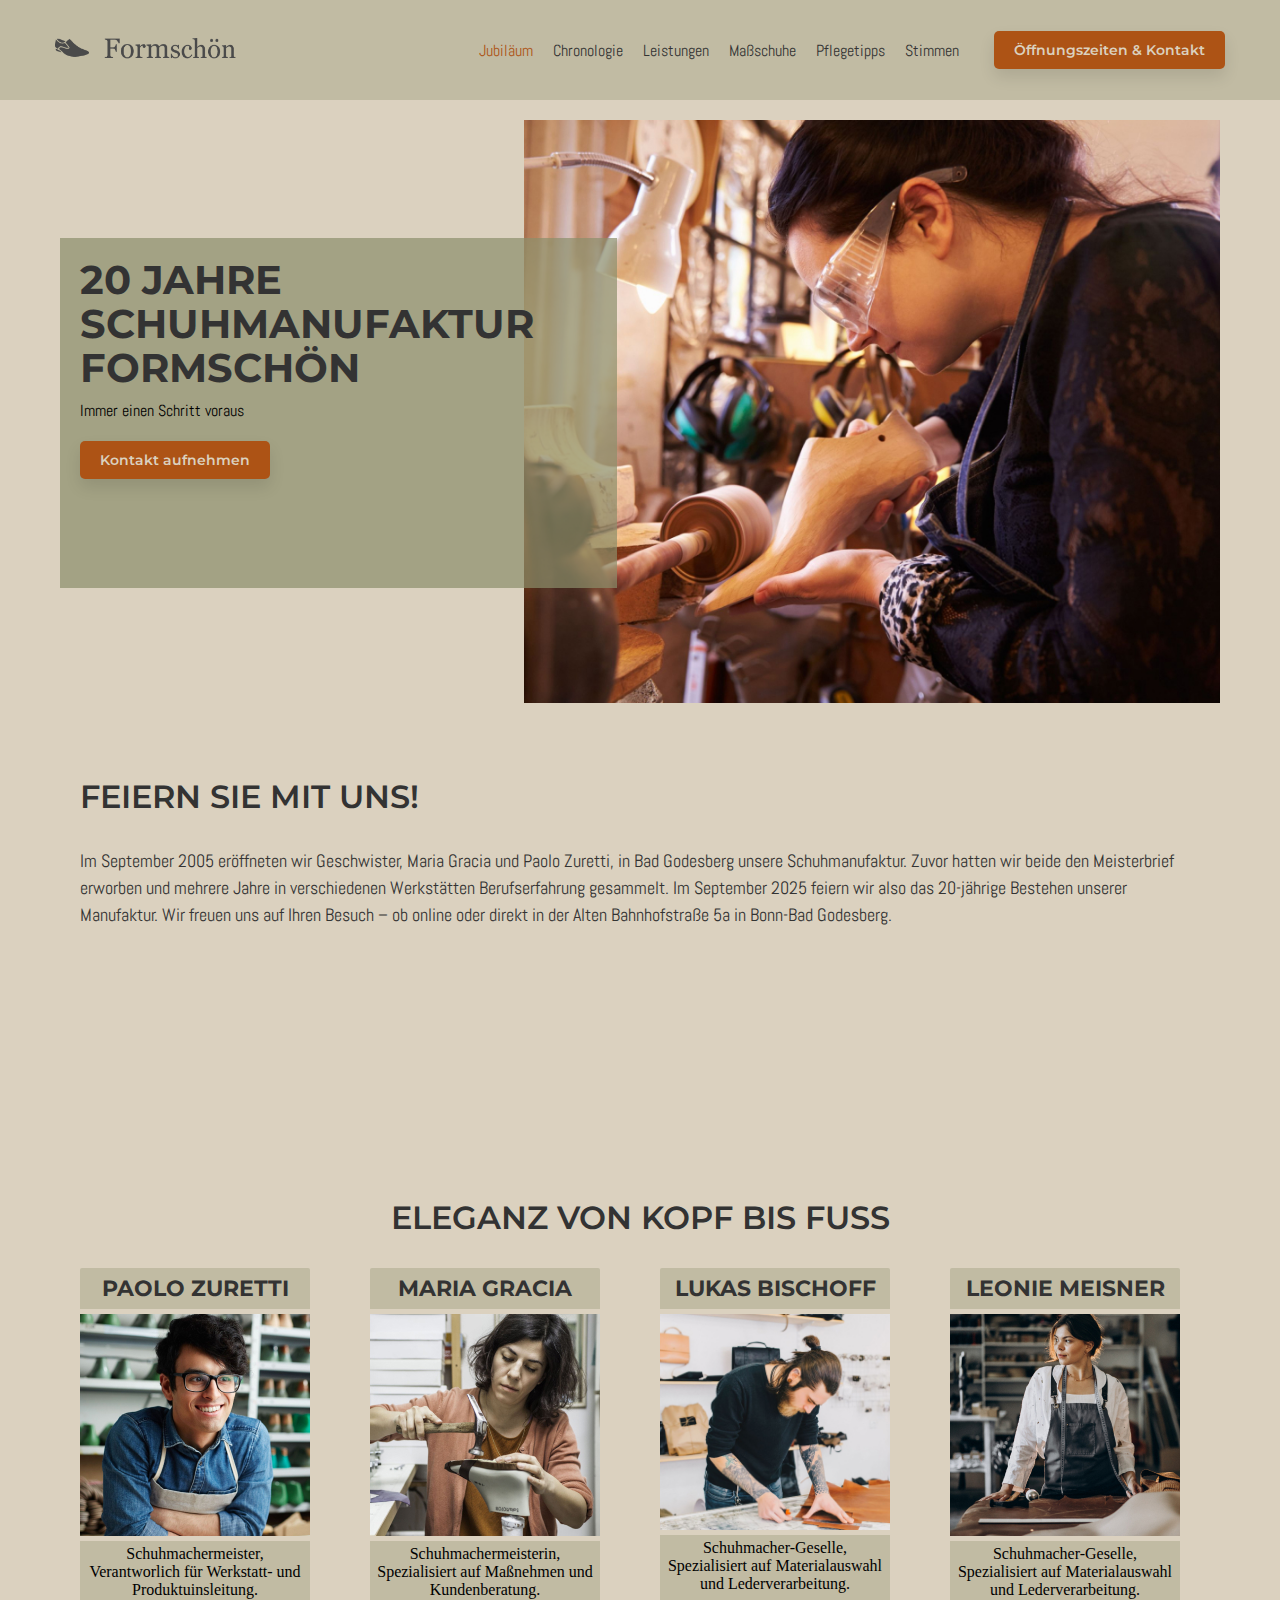
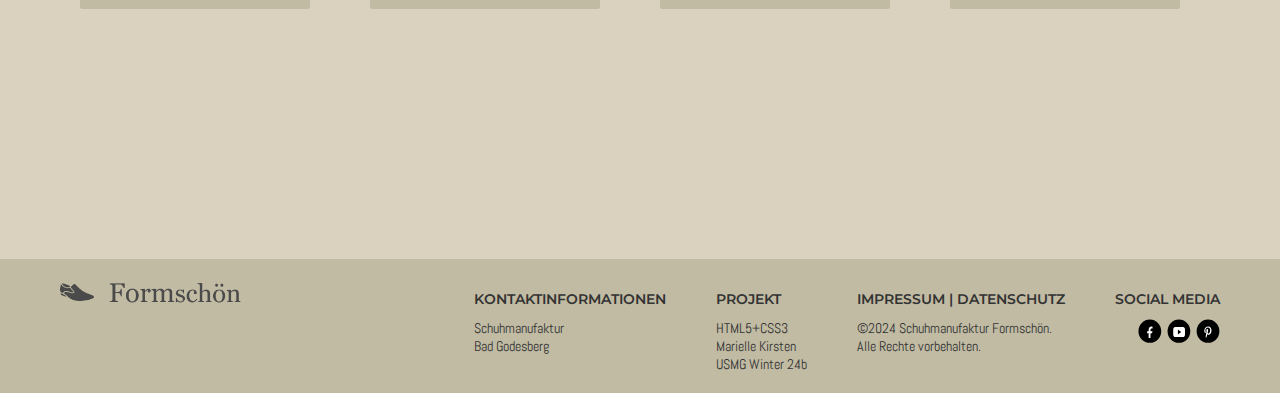
<file: index.html>
<!DOCTYPE html>
<html lang="de">

<head>
    <meta charset="UTF-8">
    <title>Chronologie</title>
    <link rel="stylesheet" href="style.css">
    <link rel="icon" href="icon/Logo-favicon.png">

    <meta name="author" content="Marielle Kirsten">
    <meta name="description" content="Projekt: HTML5+CSS3 USMG Winter 24b">
</head>

<body>

    <div class="backgroundnav">
        <div class="nav grid1200">

            <div class="logo">
                <a href="index.html" target="_blank" rel="noopener noreferrer">
                    <img src="images/Logo-V2.png" alt="Logo Formschön">
                </a>
            </div>

            <div class="divnav">
                <nav>
                    <ul>
                        <li><a href="index.html" class="current">Jubiläum</a></li>
                        <li><a href="chronologie.html">Chronologie</a></li>
                        <li><a href="#">Leistungen</a></li>
                        <li><a href="massschuhe.html">Maßschuhe</a></li>
                        <li><a href="pflegetipps.html">Pflegetipps</a></li>
                        <li><a href="#">Stimmen</a></li>
                    </ul>

                </nav>
            </div>


            <a href="mailto:mariellekirsten96@gmail.com" class="contact-button">Öffnungszeiten&nbsp;&amp;&nbsp;Kontakt</a>

        </div>
    </div>


    <header>
        <div class="header grid1200">
            <div class="header_text">
                <h1 class="h1">20 Jahre <br>Schuhmanufaktur<br>Formschön</h1>
                <p class="p.lead">Immer einen Schritt voraus</p>

                <a href="mailto:mariellekirsten96@gmail.com" class="contact-button">Kontakt&nbsp;aufnehmen</a>
            </div>

            <div class="header_img">
                <img src="images/header1.jpg" alt="Leonie bei der Arbeit">
            </div>
        </div>

    </header>

    <main class="grid1200">

        <section class="section1">
            <h2 class="h2">Feiern Sie mit uns!</h2>
            <p class="p">Im September 2005 eröffneten wir Geschwister, Maria Gracia und Paolo Zuretti, in Bad Godesberg unsere Schuhmanufaktur. Zuvor hatten wir beide den Meisterbrief erworben und mehrere Jahre in verschiedenen Werkstätten Berufserfahrung gesammelt. Im September 2025 feiern wir also das 20-jährige Bestehen unserer Manufaktur. Wir freuen uns auf Ihren Besuch – ob online oder direkt in der Alten Bahnhofstraße 5a in Bonn-Bad Godesberg.</p>
        </section>

        <section class="section2">
            <h2 class="h2">ELEGANZ VON KOPF BIS FUß</h2>
            <div class="grid1200">

                <div class="mitarbeiter">
                    <h3 class="h3">paolo zuretti</h3>
                    <img src="images/paolo.jpg" alt="Paolo Zuretti Schuhmachermeister">
                    <p class="p.small">Schuhmachermeister,<br>Verantworlich für Werkstatt- und<br>Produktuinsleitung.</p>
                </div>

                <div class="mitarbeiter">
                    <h3>Maria Gracia</h3>
                    <img src="images/maria.jpg" alt="Maria Gracia Schuhmachermeister">
                    <p class="p.small">Schuhmachermeisterin,<br>Spezialisiert auf Maßnehmen und<br>Kundenberatung.</p>
                </div>

                <div class="mitarbeiter">
                    <h3>Lukas bischoff</h3>
                    <img src="images/lukas.jpg" alt="Lukas Bischoff Schuhmacher-Geselle">
                    <p class="p.small">Schuhmacher-Geselle,<br>Spezialisiert auf Materialauswahl<br>und Lederverarbeitung.</p>
                </div>

                <div class="mitarbeiter">
                    <h3>Leonie Meisner</h3>
                    <img src="images/leonie.jpg" alt="Leonie Meisner Auszubildene zur Schuhmacherin">
                    <p class="p.small">Schuhmacher-Geselle,<br>Spezialisiert auf Materialauswahl<br>und Lederverarbeitung.</p>
                </div>

            </div>
        </section>
    </main>

    <footer>
        <div class="backgroundnav">
            <div class="footer grid1200">

                <div class="logo">
                    <a href="index.html" target="_blank" rel="noopener noreferrer">
                        <img src="images/Logo-V2.png" alt="Logo Formschön">
                    </a>
                </div>

                <div>
                    <h3>Kontaktinformationen</h3>
                    <p>Schuhmanufaktur<br>Bad Godesberg</p>
                </div>

                <div>
                    <h3>Projekt</h3>
                    <p>HTML5+CSS3</p>
                    <p>Marielle Kirsten</p>
                    <p>USMG Winter 24b</p>
                </div>

                <div>
                    <h3>Impressum | Datenschutz</h3>
                    <p>&copy;2024 Schuhmanufaktur Formschön.</p>
                    <p>Alle Rechte vorbehalten.</p>
                </div>

                <div class="socialmedia-div">
                    <h3>social media</h3>

                    <div class="socialmedia-icon">
                        <div>
                            <a href="https://www.facebook.com" target="_blank" rel="noopener noreferrer">
                                <img src="icon/Facebook.svg" alt="Facebook link">
                            </a>
                        </div>

                        <div>
                            <a href="https://www.youtube.com" target="_blank" rel="noopener noreferrer">
                                <img src="icon/youtube.svg" alt="Youtube link">
                            </a>
                        </div>

                        <div>
                            <a href="https://www.pinterest.de" target="_blank" rel="noopener noreferrer">
                                <img src="icon/pinteres.svg" alt="Pinterest link">
                            </a>
                        </div>
                    </div>
                </div>

            </div>
        </div>

    </footer>

</body>

</html>
</file>
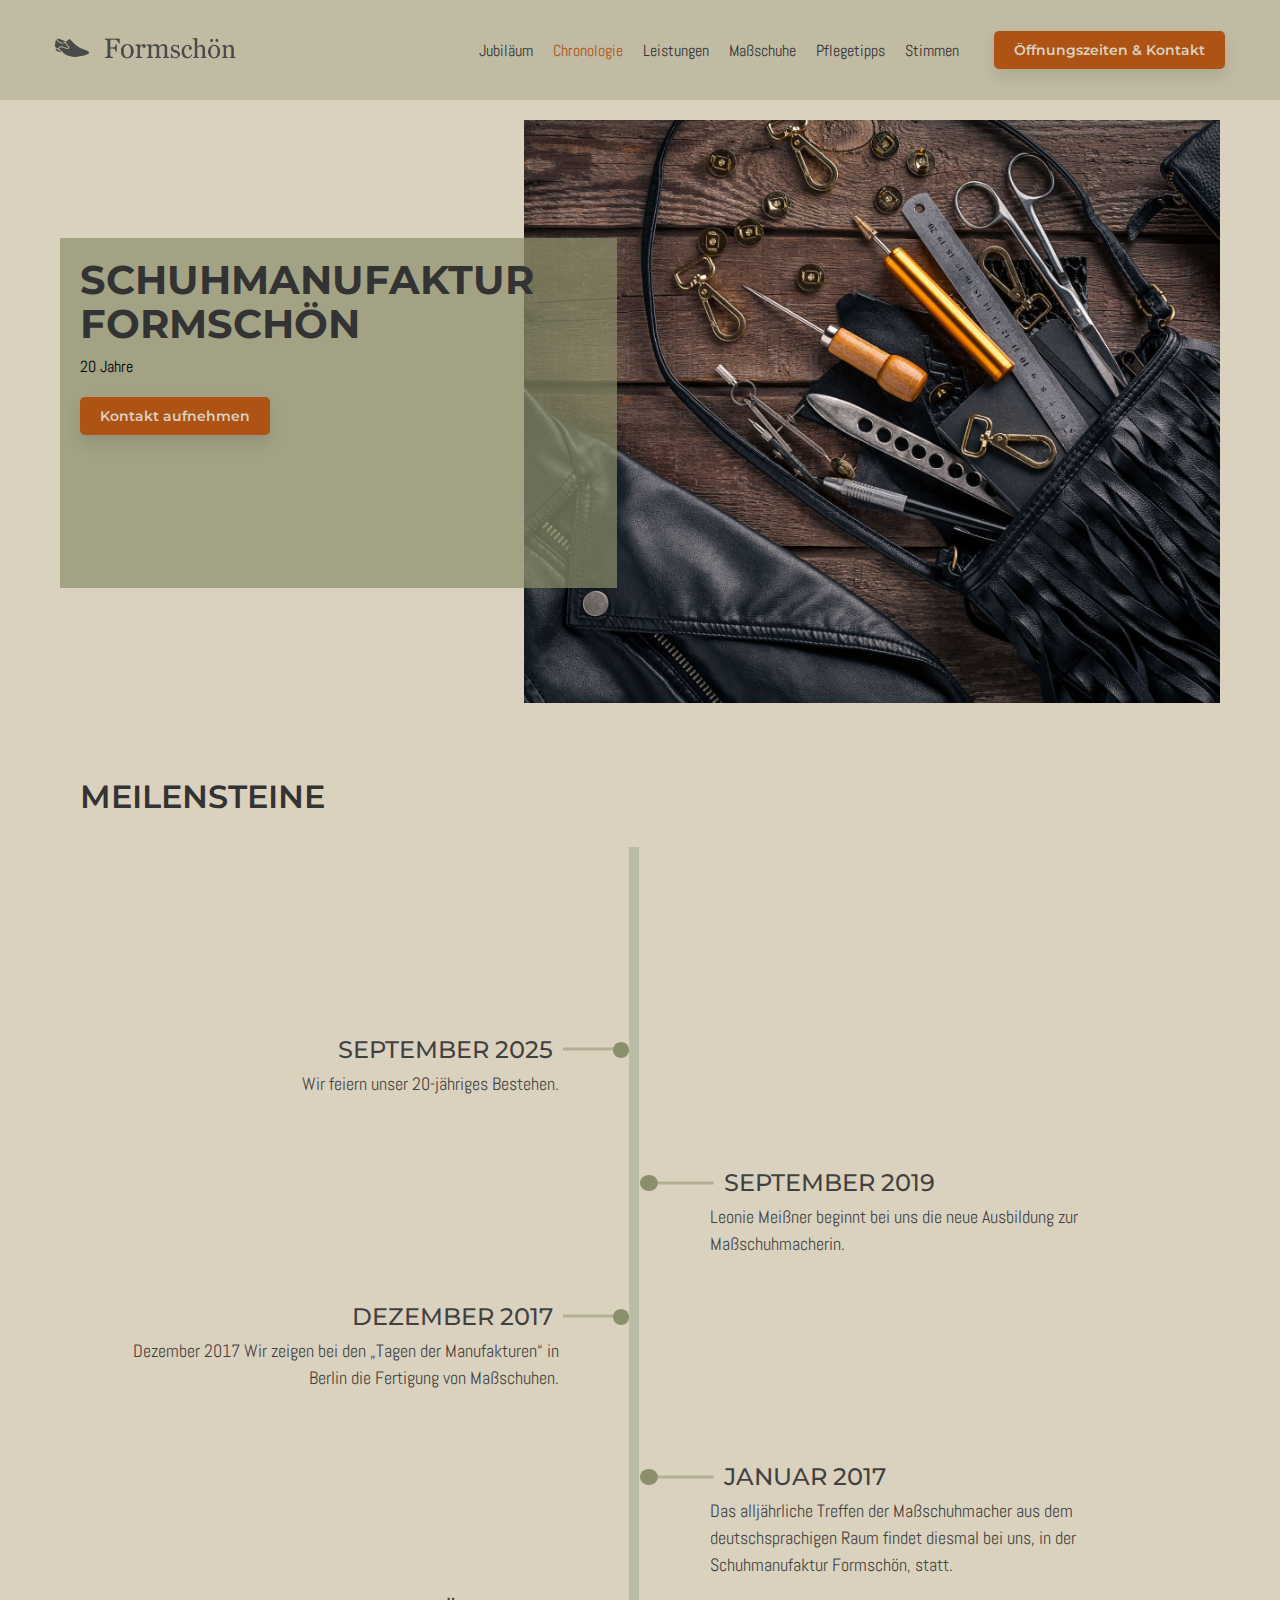
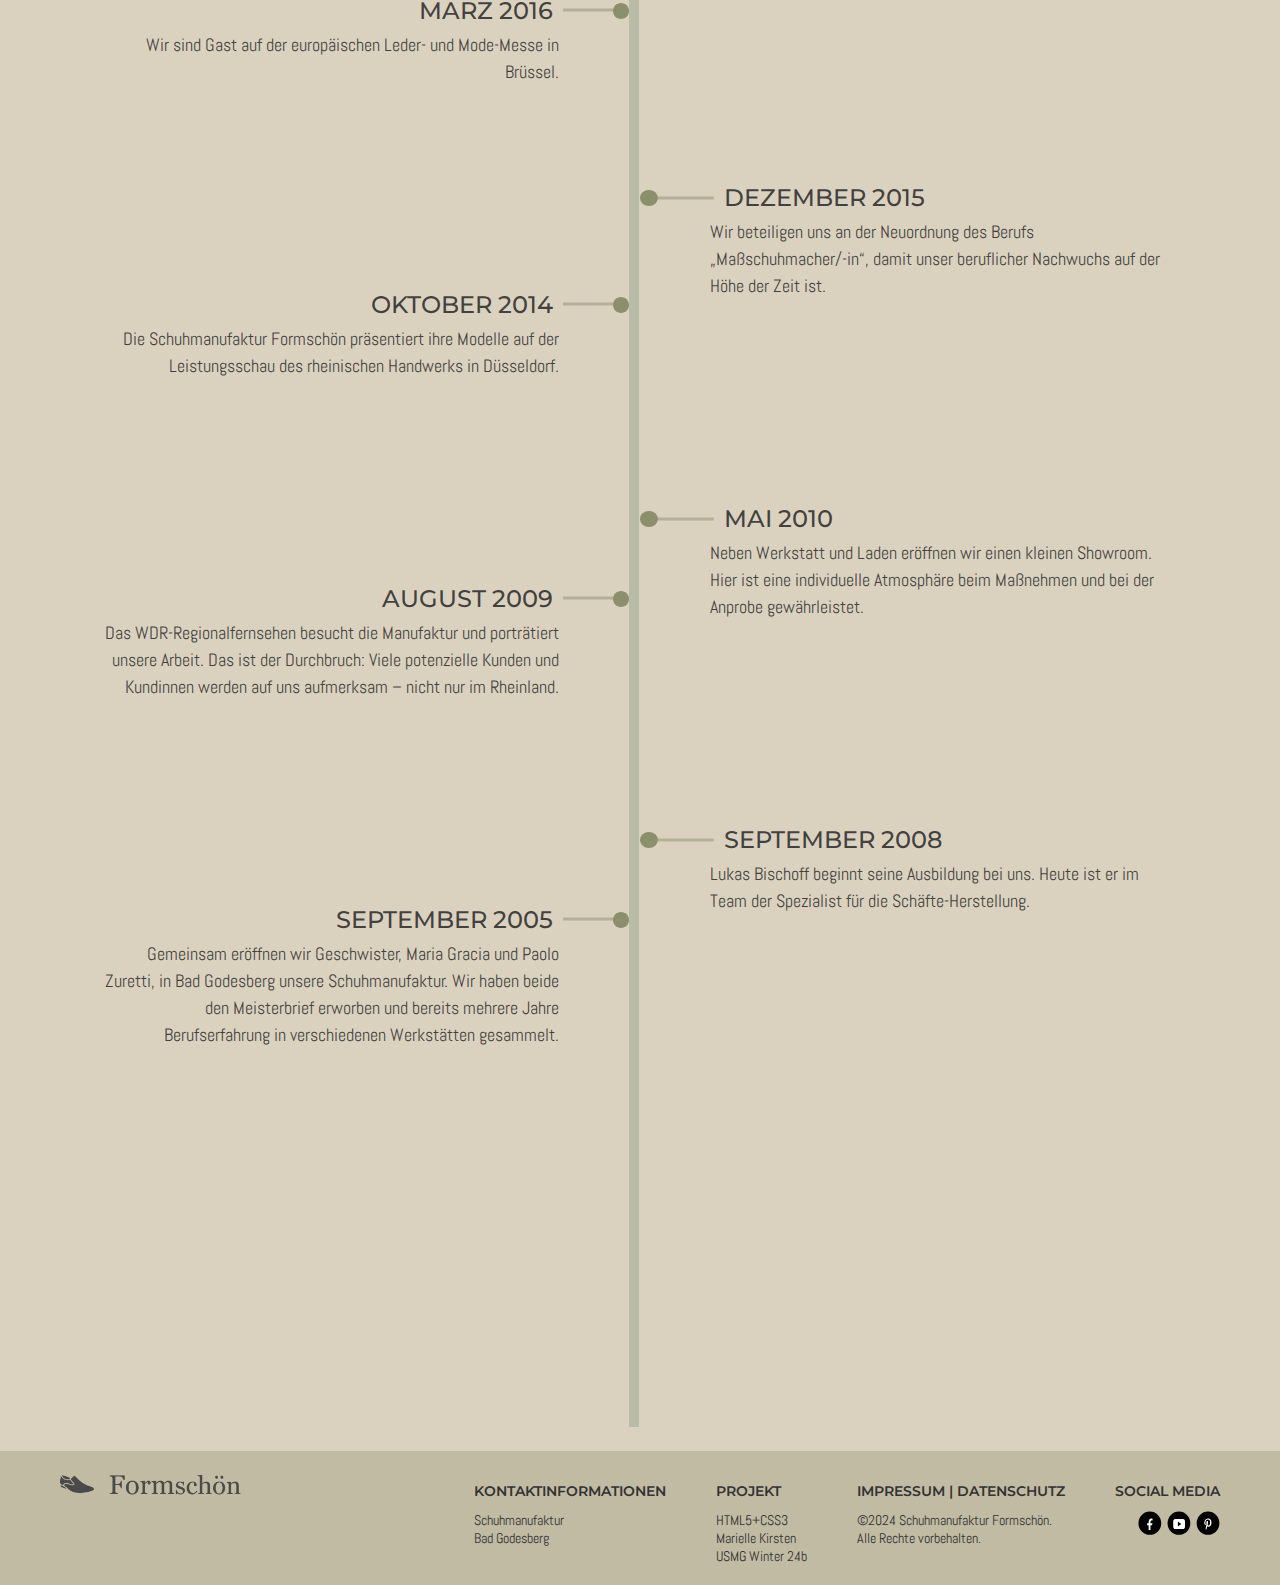
<file: chronologie.html>
<!DOCTYPE html>
<html lang="de">

<head>
    <meta charset="UTF-8" />
    <title>Chronologie</title>
    <link rel="stylesheet" href="style.css">
    <link rel="icon" href="icon/Logo-favicon.png">

    <meta name="author" content="Marielle Kirsten">
    <meta name="description" content="Projekt: HTML5+CSS3 USMG Winter 24b">
</head>

<body>

    <div class="backgroundnav">
        <div class="nav grid1200">

            <div class="logo">
                <a href="index.html" target="_blank" rel="noopener noreferrer">
                    <img src="images/Logo-V2.png" alt="Logo Formschön">
                </a>
            </div>

            <div class="divnav">
                <nav>
                    <ul>
                        <li><a href="index.html">Jubiläum</a></li>
                        <li><a href="chronologie.html" class="current">Chronologie</a></li>
                        <li><a href="#">Leistungen</a></li>
                        <li><a href="massschuhe.html">Maßschuhe</a></li>
                        <li><a href="pflegetipps.html">Pflegetipps</a></li>
                        <li><a href="#">Stimmen</a></li>
                    </ul>

                </nav>
            </div>


            <a href="mailto:mariellekirsten96@gmail.com" class="contact-button">Öffnungszeiten&nbsp;&amp;&nbsp;Kontakt</a>

        </div>
    </div>


    <header>
        <div class="header grid1200">
            <div class="header_text">
                <h1 class="h1">Schuhmanufaktur <br>Formschön</h1>
                <p class="p.lead">20 Jahre</p>

                <a href="mailto:mariellekirsten96@gmail.com" class="contact-button">Kontakt&nbsp;aufnehmen</a>
            </div>

            <div class="header_img">
                <img src="images/header2.jpg" alt="Leonie bei der Arbeit">
            </div>
        </div>

    </header>

    <main class="grid1200">

        <section class="section1 meilensteine">
            <h2 class="h2">Meilensteine</h2>
            <div class="zeitstrahl-div">

                <div class="links">
                    <div class="zeitstrahlinfosleft">
                        <div class="header-rawleft">
                            <h3>september 2025</h3>
                            <img src="icon/zeitstrahlarm.svg" alt="Zeitstrahl arm bzw. Pfeil">
                        </div>
                        <p>Wir feiern unser 20-jähriges Bestehen.</p>
                    </div>

                    <div class="zeitstrahlinfosleft">
                        <div class="header-rawleft">
                            <h3>Dezember 2017</h3>
                            <img src="icon/zeitstrahlarm.svg" alt="Zeitstrahl arm bzw. Pfeil">
                        </div>
                        <p>Dezember 2017 Wir zeigen bei den „Tagen der Manufakturen“ in Berlin die Fertigung von Maßschuhen.</p>

                    </div>

                    <div class="zeitstrahlinfosleft">
                        <div class="header-rawleft">
                            <h3>März 2016</h3>
                            <img src="icon/zeitstrahlarm.svg" alt="Zeitstrahl arm bzw. Pfeil">
                        </div>
                        <p>Wir sind Gast auf der europäischen Leder- und Mode-Messe in Brüssel.</p>

                    </div>

                    <div class="zeitstrahlinfosleft">
                        <div class="header-rawleft">
                            <h3>Oktober 2014</h3>
                            <img src="icon/zeitstrahlarm.svg" alt="Zeitstrahl arm bzw. Pfeil">
                        </div>
                        <p>Die Schuhmanufaktur Formschön präsentiert ihre Modelle auf der Leistungsschau des rheinischen Handwerks in Düsseldorf.</p>

                    </div>

                    <div class="zeitstrahlinfosleft">
                        <div class="header-rawleft">
                            <h3>August 2009</h3>
                            <img src="icon/zeitstrahlarm.svg" alt="Zeitstrahl arm bzw. Pfeil">
                        </div>
                        <p>Das WDR-Regionalfernsehen besucht die Manufaktur und porträtiert unsere Arbeit. Das ist der Durchbruch: Viele potenzielle Kunden und Kundinnen werden auf uns aufmerksam – nicht nur im Rheinland.</p>
                    </div>

                    <div class="zeitstrahlinfosleft">
                        <div class="header-rawleft">
                            <h3>September 2005</h3>
                            <img src="icon/zeitstrahlarm.svg" alt="Zeitstrahl arm bzw. Pfeil">
                        </div>
                        <p>Gemeinsam eröffnen wir Geschwister, Maria Gracia und Paolo Zuretti, in Bad Godesberg unsere Schuhmanufaktur. Wir haben beide den Meisterbrief erworben und bereits mehrere Jahre Berufserfahrung in verschiedenen Werkstätten gesammelt.</p>

                    </div>
                </div>


                <div class="mitte">
                    <div>
                        <img src="icon/Line%201.jpg" alt="Zeitstrahl Linie">
                    </div>
                </div>


                <div class="rechts">
                    <div class="zeitstrahlinfosright">
                        <div class="header-rawright">
                           <img src="icon/zeitstrahlarmrechts.svg" alt="Zeitstrahl arm bzw. Pfeil">
                            <h3>September 2019</h3>
                        </div>
                        <p>Leonie Meißner beginnt bei uns die neue Ausbildung zur Maßschuhmacherin.</p>

                    </div>

                    <div class="zeitstrahlinfosright">
                        <div class="header-rawright">
                            <img src="icon/zeitstrahlarmrechts.svg" alt="Zeitstrahl arm bzw. Pfeil">
                            <h3>Januar 2017</h3>
                        </div>
                        <p>Das alljährliche Treffen der Maßschuhmacher aus dem deutschsprachigen Raum findet diesmal bei uns, in der Schuhmanufaktur Formschön, statt.</p>

                    </div>

                    <div class="zeitstrahlinfosright">
                        <div class="header-rawright">
                           <img src="icon/zeitstrahlarmrechts.svg" alt="Zeitstrahl arm bzw. Pfeil">
                            <h3>Dezember 2015</h3>
                        </div>
                        <p>Wir beteiligen uns an der Neuordnung des Berufs „Maßschuhmacher/-in“, damit unser beruflicher Nachwuchs auf der Höhe der Zeit ist.</p>

                    </div>

                    <div class="zeitstrahlinfosright">
                        <div class="header-rawright">
                            <img src="icon/zeitstrahlarmrechts.svg" alt="Zeitstrahl arm bzw. Pfeil">
                            <h3>Mai 2010</h3>
                        </div>
                        <p>Neben Werkstatt und Laden eröffnen wir einen kleinen Showroom. Hier ist eine individuelle Atmosphäre beim Maßnehmen und bei der Anprobe gewährleistet.</p>

                    </div>

                    <div class="zeitstrahlinfosright">
                        <div class="header-rawright">
                            <img src="icon/zeitstrahlarmrechts.svg" alt="Zeitstrahl arm bzw. Pfeil">
                            <h3>September 2008</h3>

                        </div>
                        <p>Lukas Bischoff beginnt seine Ausbildung bei uns. Heute ist er im Team der Spezialist für die Schäfte-Herstellung.</p>

                    </div>
                </div>

            </div>

        </section>


    </main>

    <footer>
        <div class="backgroundnav">
            <div class="footer grid1200">

                <div class="logo">
                    <a href="index.html" target="_blank" rel="noopener noreferrer">
                        <img src="images/Logo-V2.png" alt="Logo Formschön">
                    </a>
                </div>

                <div>
                    <h3>Kontaktinformationen</h3>
                    <p>Schuhmanufaktur<br>Bad Godesberg</p>
                </div>

                <div>
                    <h3>Projekt</h3>
                    <p>HTML5+CSS3</p>
                    <p>Marielle Kirsten</p>
                    <p>USMG Winter 24b</p>
                </div>

                <div>
                    <h3>Impressum | Datenschutz</h3>
                    <p>&copy;2024 Schuhmanufaktur Formschön.</p>
                    <p>Alle Rechte vorbehalten.</p>
                </div>

                <div class="socialmedia-div">
                    <h3>social media</h3>
                    <div class="socialmedia-icon">
                        <div class="socialmedia">
                            <a href="https://www.facebook.com" target="_blank" rel="noopener noreferrer">
                                <img src="icon/Facebook.svg" alt="Facebook link">
                            </a>
                        </div>

                        <div class="socialmedia">
                            <a href="https://www.youtube.com" target="_blank" rel="noopener noreferrer">
                                <img src="icon/youtube.svg" alt="Youtube link">
                            </a>
                        </div>

                        <div class="socialmedia">
                            <a href="https://www.pinterest.de" target="_blank" rel="noopener noreferrer">
                                <img src="icon/pinteres.svg" alt="Pinterest link">
                            </a>
                        </div>
                    </div>
                </div>

            </div>
        </div>

    </footer>

</body>

</html>
</file>
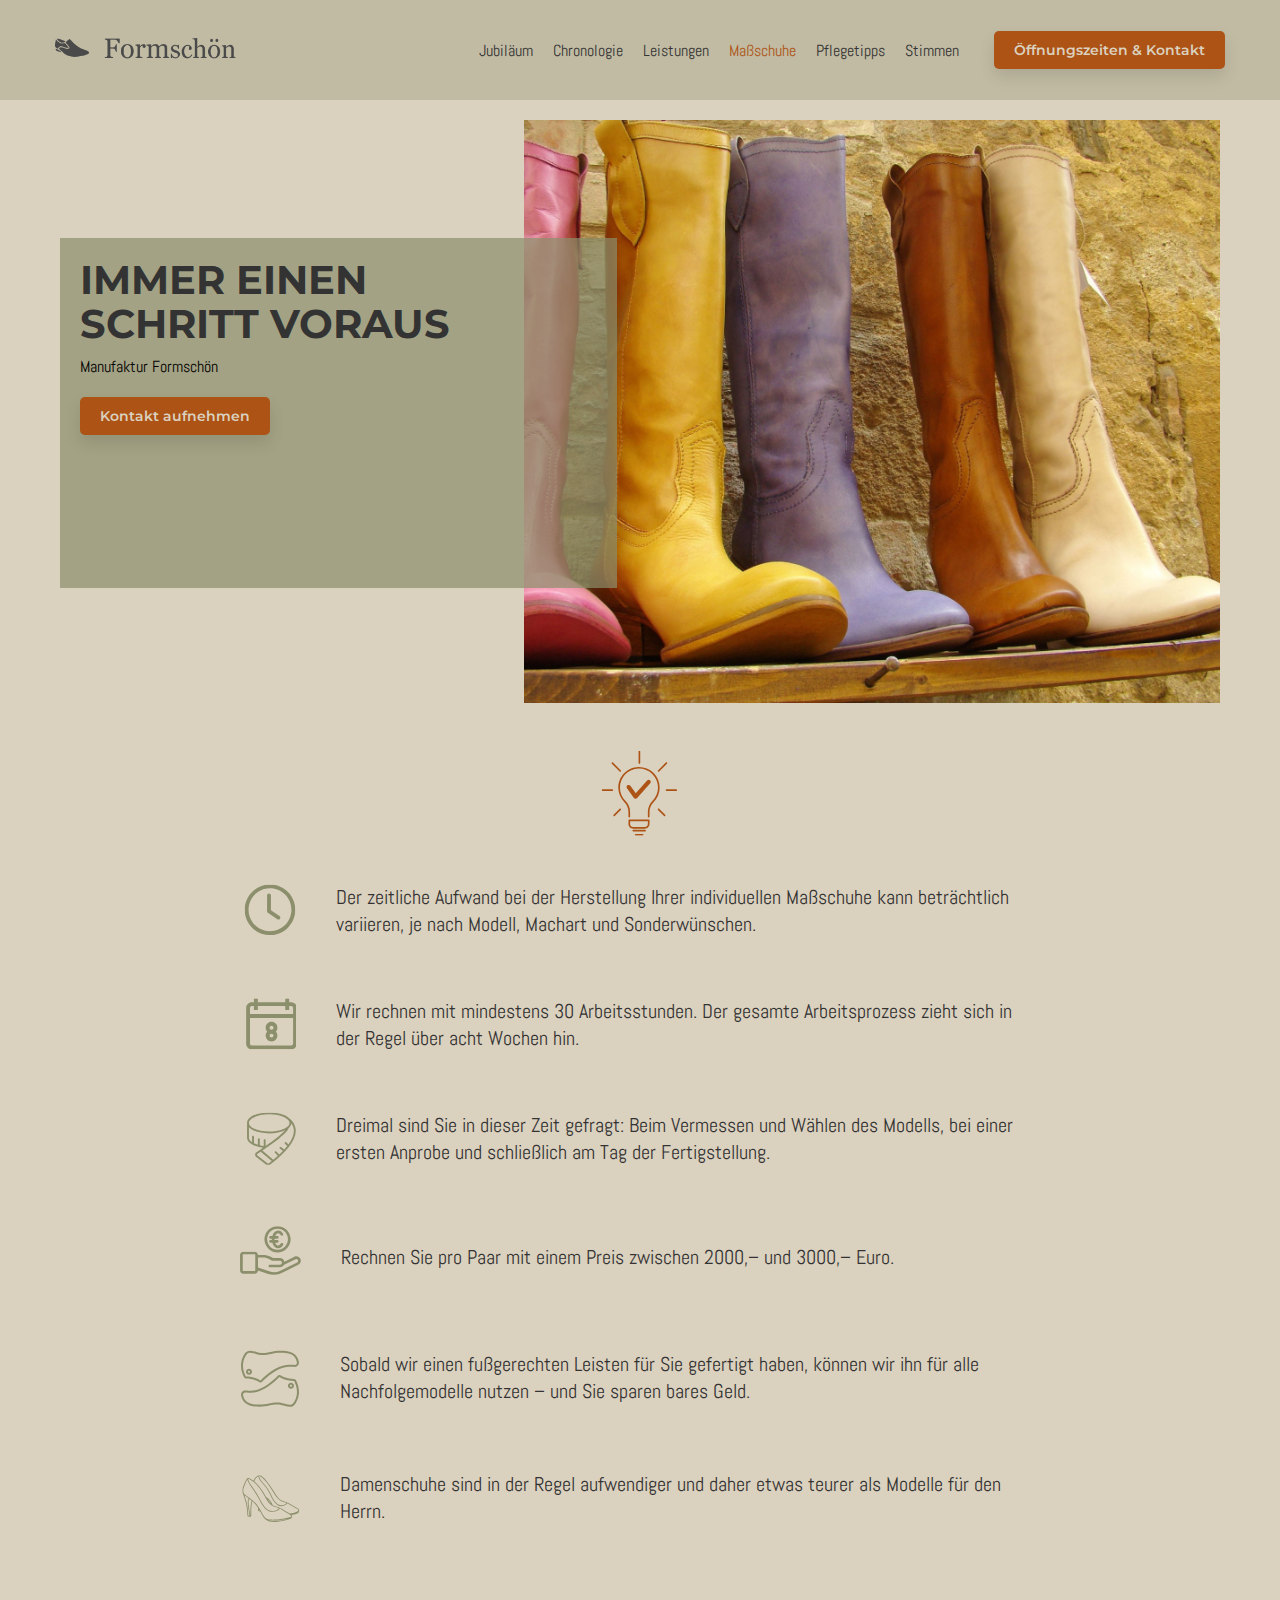
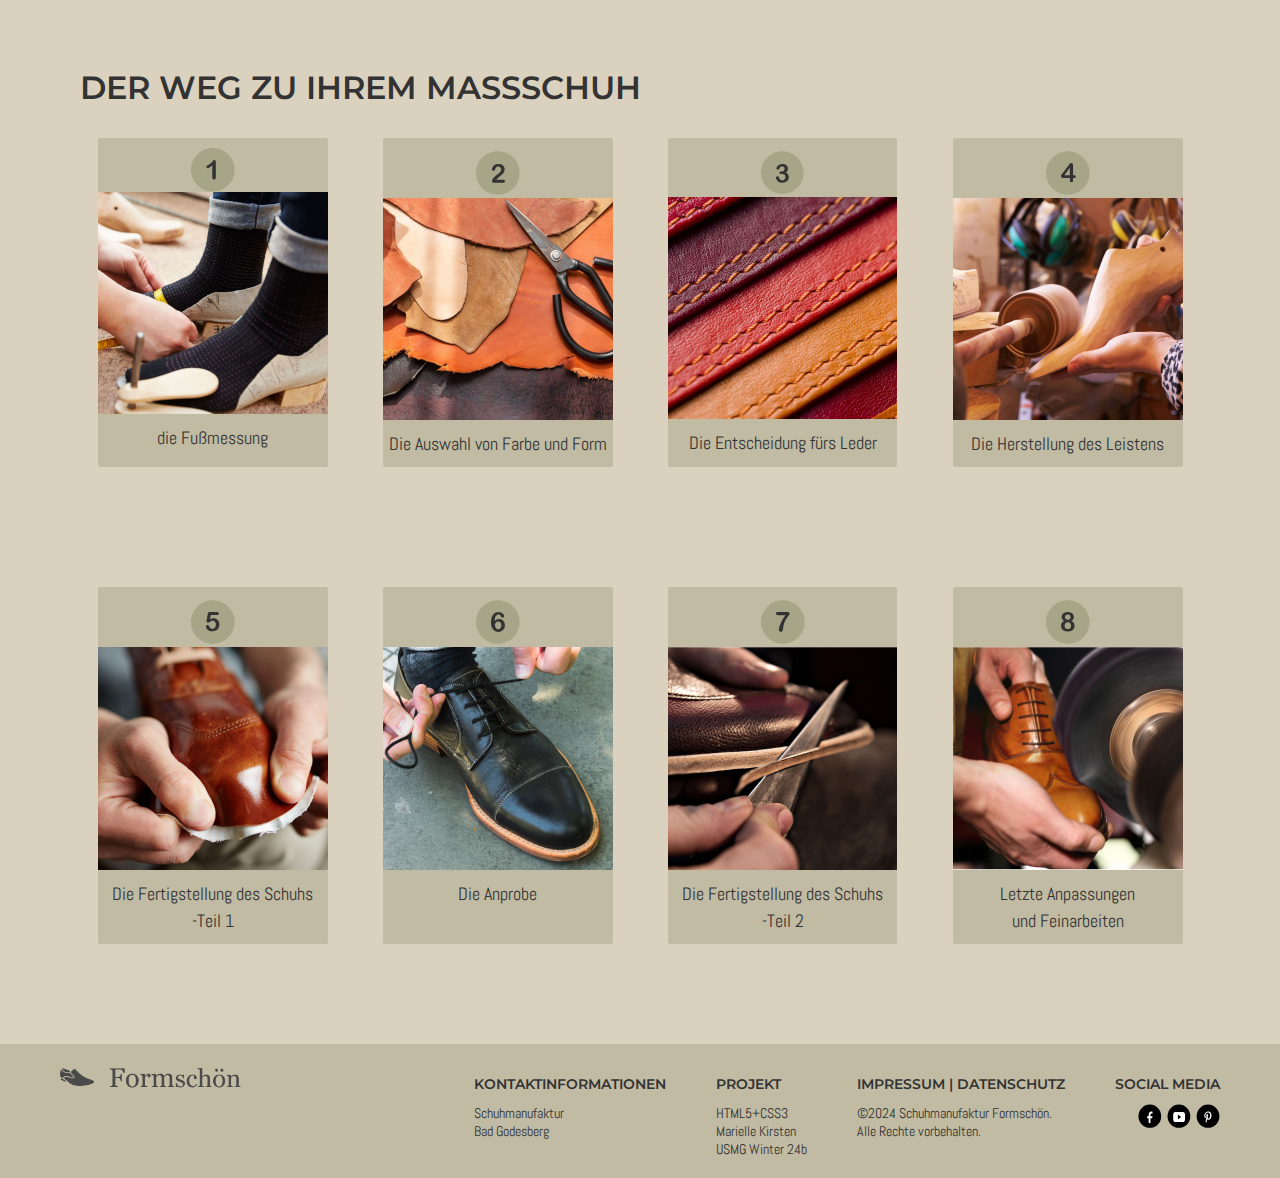
<file: massschuhe.html>
<!DOCTYPE html>
<html lang="de">

<head>
    <meta charset="UTF-8" />
    <title>Massschuhe</title>
    <link rel="stylesheet" href="style.css">
    <link rel="icon" href="icon/Logo-favicon.png">

    <meta name="author" content="Marielle Kirsten">
    <meta name="description" content="Projekt: HTML5+CSS3 USMG Winter 24b">
</head>   

<body>

    <div class="backgroundnav">
        <div class="nav grid1200">

            <div class="logo">
                <a href="index.html" target="_blank" rel="noopener noreferrer">
                    <img src="images/Logo-V2.png" alt="Logo Formschön">
                </a>
            </div>

            <div class="divnav">
                <nav>
                    <ul>
                        <li><a href="index.html">Jubiläum</a></li>
                        <li><a href="chronologie.html">Chronologie</a></li>
                        <li><a href="#">Leistungen</a></li>
                        <li><a href="massschuhe.html" class="current">Maßschuhe</a></li>
                        <li><a href="pflegetipps.html">Pflegetipps</a></li>
                        <li><a href="#">Stimmen</a></li>
                    </ul>

                </nav>
            </div>


            <a href="mailto:mariellekirsten96@gmail.com" class="contact-button">Öffnungszeiten&nbsp;&amp;&nbsp;Kontakt</a>

        </div>
    </div>


    <header>
        <div class="header grid1200">
            <div class="header_text">
                <h1 class="h1">immer einen<br>schritt&nbsp;voraus</h1>
                <p class="p.lead">Manufaktur Formschön</p>

                <a href="mailto:mariellekirsten96@gmail.com" class="contact-button">Kontakt&nbsp;aufnehmen</a>
            </div>

            <div class="header_img">
                <img src="images/header3.jpg" alt="verschiedene Damen Stiefel">
            </div>
        </div>

    </header>

    <main class="grid1200">

        <section class="grid1200 goodtoknow">
            <img src="icon/gluehbirne.svg" alt="gluehbirne Icon">
            
            <div class="goodtoknow-div">
                <div>
                    <img src="icon/uhr.svg" alt="uhr Icon">
                    <p>Der zeitliche Aufwand bei der Herstellung Ihrer individuellen Maßschuhe kann beträchtlich variieren, je nach Modell, Machart und Sonderwünschen.</p>
                </div>
                
                <div>
                    <img src="icon/kalender.svg" alt="Kalender mit einer 8 drauf Icon">
                    <p>Wir rechnen mit mindestens 30 Arbeitsstunden. Der gesamte Arbeitsprozess zieht sich in der Regel über acht Wochen hin.</p>
                </div>
                
                <div>
                    <img src="icon/ma%C3%9Fband.svg" alt="maßband Icon">
                    <p>Dreimal sind Sie in dieser Zeit gefragt: Beim Vermessen und Wählen des Modells, bei einer ersten Anprobe und schließlich am Tag der Fertigstellung.</p>
                </div>
                
                <div>
                    <img src="icon/geld.svg" alt="hand mit Geld drauf Icon">
                    <p>Rechnen Sie pro Paar mit einem Preis zwischen 2000,– und 3000,– Euro.</p>
                </div>
                
                <div>
                    <img src="icon/leisten.svg" alt="leisten Icon">
                    <p>Sobald wir einen fußgerechten Leisten für Sie gefertigt haben, können wir ihn für alle Nachfolgemodelle nutzen – und Sie sparen bares Geld.</p>
                </div>
                
                <div>
                    <img src="icon/damenschuhe.svg" alt="leisten Icon">
                    <p>Damenschuhe sind in der Regel aufwendiger und daher etwas teurer als Modelle für den Herrn.</p>
                </div>

            </div>
        </section>
        
        <section class="grid1200 derweg">
           <h2 class="h2">DER WEG ZU IHREM MAßSCHUH</h2>
            <div class="einsbisacht-div">
               
                <div class="einsbisacht">
                    <img src="icon/1.svg" alt="Nummer1">
                    <img src="images/ma%C3%9Fschuh1.jpg" alt="die Fußmessung Foto">
                    <p class="p">die Fußmessung</p>
                </div>
                
                <div class="einsbisacht">
                    <img src="icon/2.svg" alt="Nummer2">
                    <img src="images/ma%C3%9Fschuh2.jpg" alt="Auswahl von Farbe und Form Foto">
                    <p class="p">Die Auswahl von Farbe und Form</p>
                </div>
                
                <div class="einsbisacht">
                    <img src="icon/3.svg" alt="Nummer3">
                    <img src="images/ma%C3%9Fschuh3.jpg" alt="Die Entscheidung fürs Leder Foto">
                    <p class="p">Die Entscheidung fürs Leder</p>
                </div>
                
                <div class="einsbisacht">
                    <img src="icon/4.svg" alt="Nummer4">
                    <img src="images/ma%C3%9Fschuh4.jpg" alt="Die Herstellung des Leistens Foto">
                    <p class="p">Die Herstellung des Leistens</p>
                </div>
                
                <div class="einsbisacht">
                    <img src="icon/5.svg" alt="Nummer5">
                    <img src="images/ma%C3%9Fschuh5.jpg" alt="Die Entscheidung fürs Leder Foto">
                    <p class="p">Die Fertigstellung des Schuhs<br>-Teil 1</p>
                </div>
                
                <div class="einsbisacht">
                    <img src="icon/6.svg" alt="Nummer6">
                    <img src="images/ma%C3%9Fschuh6.jpg" alt="Die Anprobe Foto">
                    <p class="p">Die Anprobe</p>
                </div>
                
                <div class="einsbisacht">
                    <img src="icon/7.svg" alt="Nummer7">
                    <img src="images/ma%C3%9Fschuh7.jpg" alt="Die Entscheidung fürs Leder Foto">
                    <p class="p">Die Fertigstellung des Schuhs<br>-Teil 2</p>
                </div>
                
                <div class="einsbisacht">
                    <img src="icon/8.svg" alt="Nummer8">
                    <img src="images/ma%C3%9Fschuh8.jpg" alt="Die Anprobe Foto">
                    <p class="p">Letzte Anpassungen<br>und Feinarbeiten</p>
                </div>
                
            </div>
        </section>
    </main>

    <footer>
        <div class="backgroundnav">
            <div class="footer grid1200">

                <div class="logo">
                    <a href="index.html" target="_blank" rel="noopener noreferrer">
                        <img src="images/Logo-V2.png" alt="Logo Formschön">
                    </a>
                </div>

                <div>
                    <h3>Kontaktinformationen</h3>
                    <p>Schuhmanufaktur<br>Bad Godesberg</p>
                </div>

                <div>
                    <h3>Projekt</h3>
                    <p>HTML5+CSS3</p>
                    <p>Marielle Kirsten</p>
                    <p>USMG Winter 24b</p>
                </div>

                <div>
                    <h3>Impressum | Datenschutz</h3>
                    <p>&copy;2024 Schuhmanufaktur Formschön.</p>
                    <p>Alle Rechte vorbehalten.</p>
                </div>

                <div class="socialmedia-div">
                    <h3>social media</h3>
                    <div class="socialmedia-icon">
                        <div class="socialmedia">
                            <a href="https://www.facebook.com" target="_blank" rel="noopener noreferrer">
                                <img src="icon/Facebook.svg" alt="Facebook link">
                            </a>
                        </div>

                        <div class="socialmedia">
                            <a href="https://www.youtube.com" target="_blank" rel="noopener noreferrer">
                                <img src="icon/youtube.svg" alt="Youtube link">
                            </a>
                        </div>

                        <div class="socialmedia">
                            <a href="https://www.pinterest.de" target="_blank" rel="noopener noreferrer">
                                <img src="icon/pinteres.svg" alt="Pinteres link">
                            </a>
                        </div>
                    </div>
                </div>

            </div>
        </div>

    </footer>

</body>

</html>
</file>
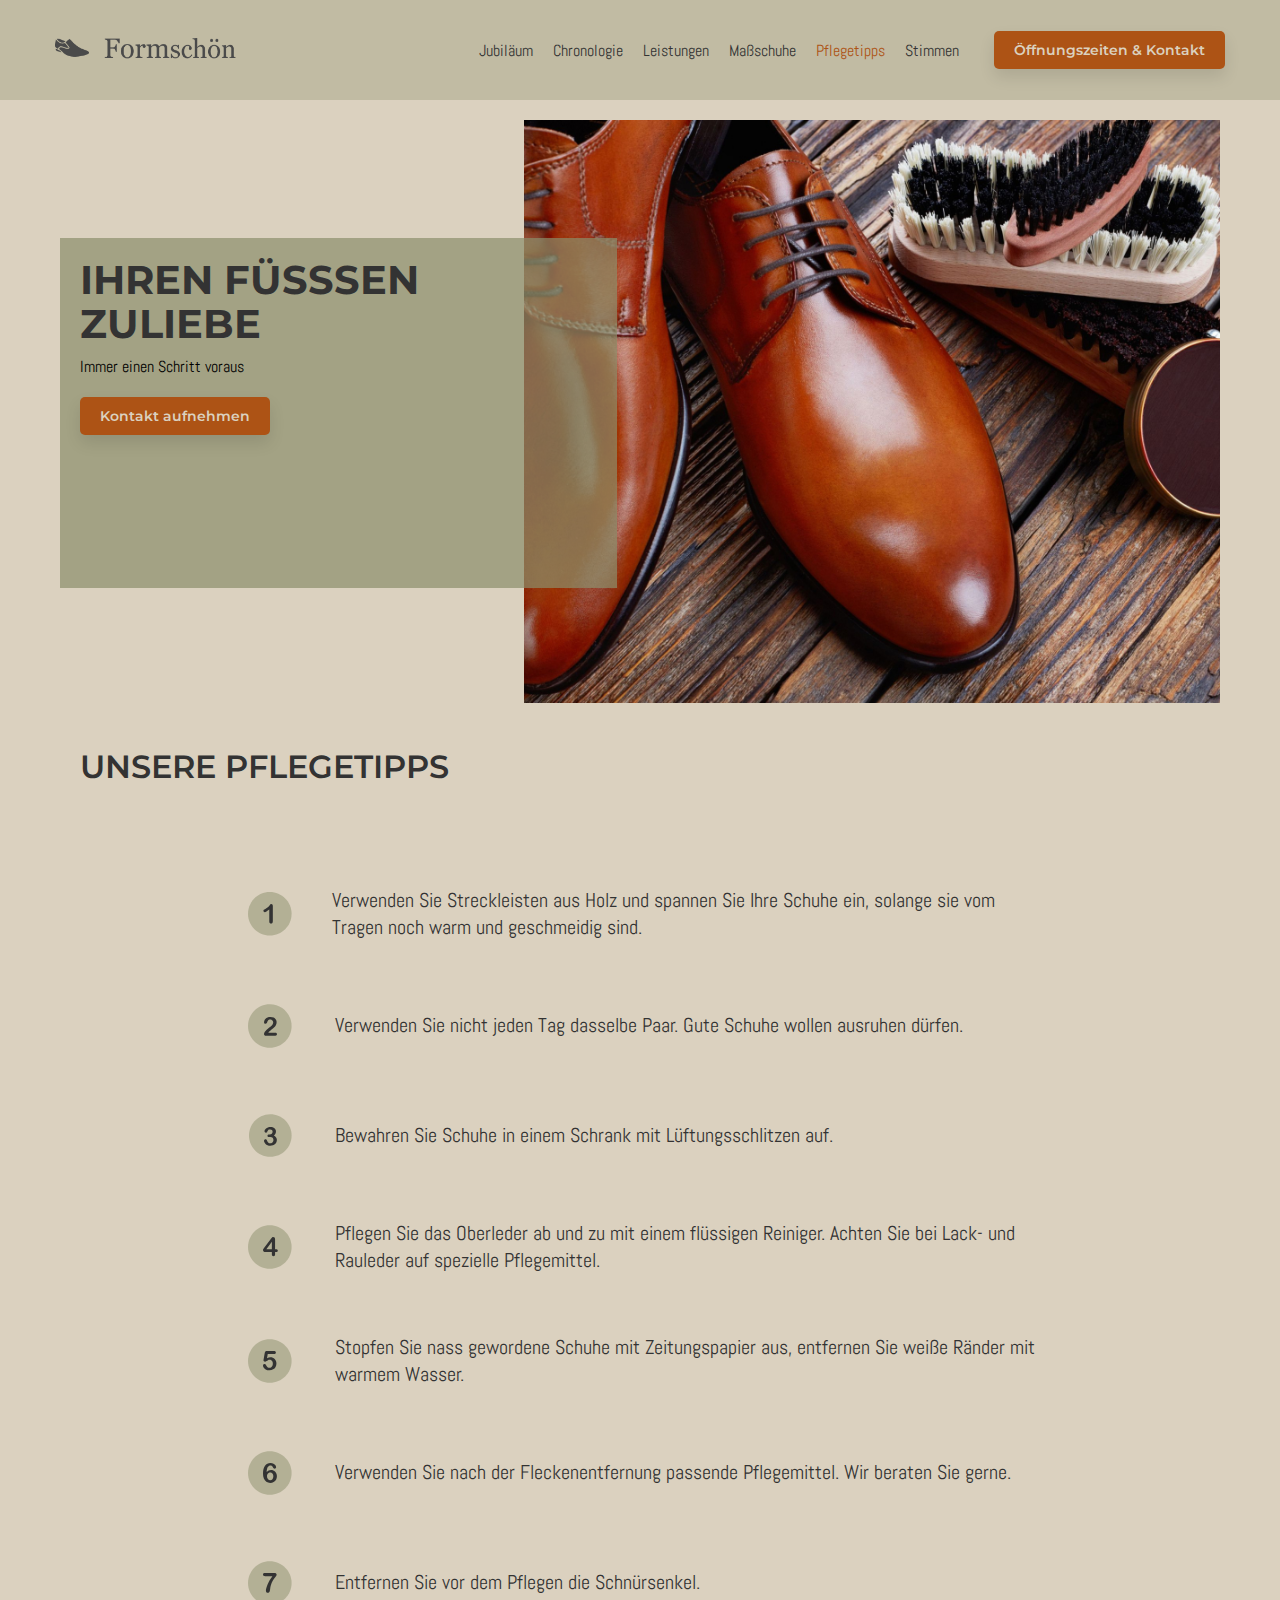
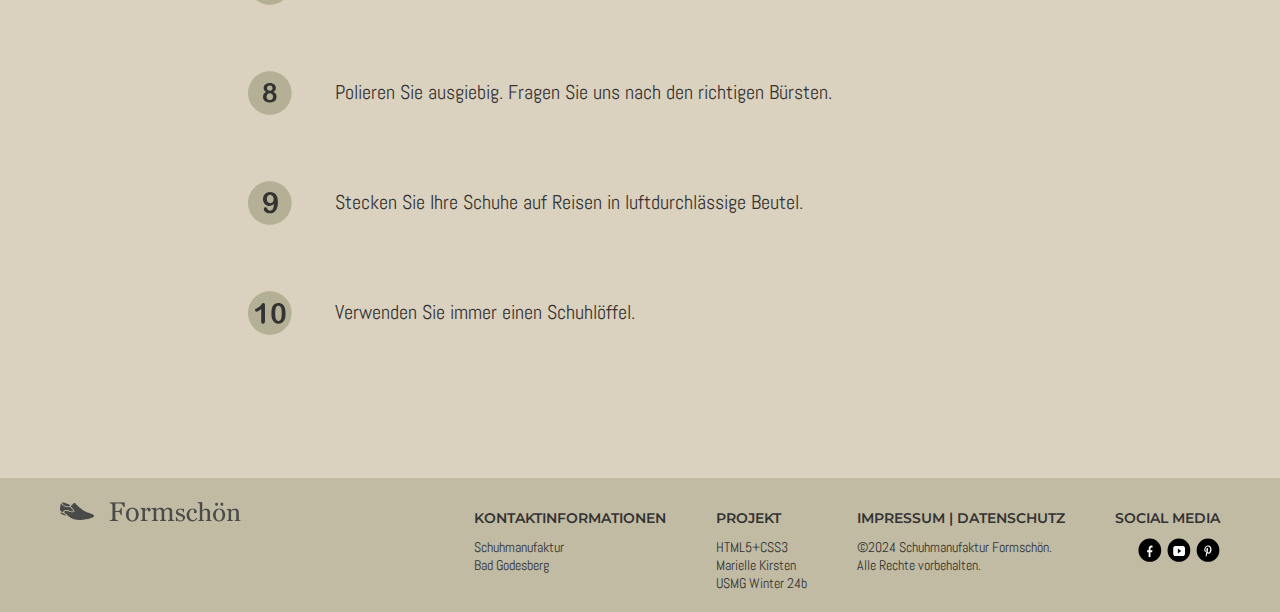
<file: pflegetipps.html>
<!DOCTYPE html>
<html lang="de">

<head>
    <meta charset="UTF-8" />
    <title>Pflegetipps</title>
    <link rel="stylesheet" href="style.css">
    <link rel="icon" href="icon/Logo-favicon.png">

    <meta name="author" content="Marielle Kirsten">
    <meta name="description" content="Projekt: HTML5+CSS3 USMG Winter 24b">
</head>

<body>

    <div class="backgroundnav">
        <div class="nav grid1200">

            <div class="logo">
                <a href="index.html" target="_blank" rel="noopener noreferrer">
                    <img src="images/Logo-V2.png" alt="Logo Formschön">
                </a>
            </div>

            <div class="divnav">
                <nav>
                    <ul>
                        <li><a href="index.html" >Jubiläum</a></li>
                        <li><a href="chronologie.html">Chronologie</a></li>
                        <li><a href="#">Leistungen</a></li>
                        <li><a href="massschuhe.html">Maßschuhe</a></li>
                        <li><a href="pflegetipps.html" class="current">Pflegetipps</a></li>
                        <li><a href="#">Stimmen</a></li>
                    </ul>

                </nav>
            </div>


            <a href="mailto:mariellekirsten96@gmail.com" class="contact-button">Öffnungszeiten&nbsp;&amp;&nbsp;Kontakt</a>

        </div>
    </div>


    <header>
        <div class="header grid1200">
            <div class="header_text">
                <h1 class="h1">Ihren Füsssen<br>zuliebe</h1>
                <p class="p.lead">Immer einen Schritt voraus</p>

                <a href="mailto:mariellekirsten96@gmail.com" class="contact-button">Kontakt&nbsp;aufnehmen</a>
            </div>

            <div class="header_img">
                <img src="images/header4.jpg" alt="Leonie bei der Arbeit">
            </div>
        </div>

    </header>

    <main class="grid1200">
<section class="grid1200 goodtoknow">
            <h2 class="h2">Unsere Pflegetipps</h2>
            
            <div class="goodtoknow-div">
                <div >
                    <img src="icon/1.svg" alt="Nummer 1">
                    <p>Verwenden Sie Streckleisten aus Holz und spannen Sie Ihre Schuhe ein, solange sie vom Tragen noch warm und geschmeidig sind.</p>
                </div>
                
                <div>
                    <img src="icon/2.svg" alt="Nummer 2">
                    <p>Verwenden Sie nicht jeden Tag dasselbe Paar. Gute Schuhe wollen ausruhen dürfen.</p>
                </div>
                
                <div>
                    <img src="icon/3.svg" alt="Nummer 3">
                    <p>Bewahren Sie Schuhe in einem Schrank mit Lüftungsschlitzen auf.</p>
                </div>
                
                <div>
                    <img src="icon/4.svg" alt="Nummer 4">
                    <p>Pflegen Sie das Oberleder ab und zu mit einem flüssigen Reiniger. Achten Sie bei Lack- und Rauleder auf spezielle Pflegemittel.</p>
                </div>
                
                <div>
                    <img src="icon/5.svg" alt="Nummer 5">
                    <p>Stopfen Sie nass gewordene Schuhe mit Zeitungspapier aus, entfernen Sie weiße Ränder mit warmem Wasser. </p>
                </div>
                
                <div>
                    <img src="icon/6.svg" alt="Nummer 6">
                    <p>Verwenden Sie nach der Fleckenentfernung passende Pflegemittel. Wir beraten Sie gerne.</p>
                </div>
                
                <div>
                    <img src="icon/7.svg" alt="Nummer 7">
                    <p>Entfernen Sie vor dem Pflegen die Schnürsenkel.</p>
                </div>
                
                <div>
                    <img src="icon/8.svg" alt="Nummer 8">
                    <p>Polieren Sie ausgiebig. Fragen Sie uns nach den richtigen Bürsten.</p>
                </div>
                
                <div>
                    <img src="icon/9.svg" alt="Nummer 9">
                    <p>Stecken Sie Ihre Schuhe auf Reisen in luftdurchlässige Beutel.</p>
                </div>
                
                <div>
                    <img src="icon/10.svg" alt="Nummer 10">
                    <p>Verwenden Sie immer einen Schuhlöffel.</p>
                </div>
                
                
                
                
            </div>
        </section>
        
    </main>

    <footer>
        <div class="backgroundnav">
            <div class="footer grid1200">

                <div class="logo">
                    <a href="index.html" target="_blank" rel="noopener noreferrer">
                        <img src="images/Logo-V2.png" alt="Logo Formschön">
                    </a>
                </div>

                <div>
                    <h3>Kontaktinformationen</h3>
                    <p>Schuhmanufaktur<br>Bad Godesberg</p>
                </div>

                <div>
                    <h3>Projekt</h3>
                    <p>HTML5+CSS3</p>
                    <p>Marielle Kirsten</p>
                    <p>USMG Winter 24b</p>
                </div>

                <div>
                    <h3>Impressum | Datenschutz</h3>
                    <p>&copy;2024 Schuhmanufaktur Formschön.</p>
                    <p>Alle Rechte vorbehalten.</p>
                </div>

                <div class="socialmedia-div">
                    <h3>social media</h3>
                    <div class="socialmedia-icon">
                        <div class="socialmedia">
                            <a href="https://www.facebook.com" target="_blank" rel="noopener noreferrer">
                                <img src="icon/Facebook.svg" alt="Facebook link">
                            </a>
                        </div>

                        <div class="socialmedia">
                            <a href="https://www.youtube.com" target="_blank" rel="noopener noreferrer">
                                <img src="icon/youtube.svg" alt="Youtube link">
                            </a>
                        </div>

                        <div class="socialmedia">
                            <a href="https://www.pinterest.de" target="_blank" rel="noopener noreferrer">
                                <img src="icon/pinteres.svg" alt="Pinterest link">
                            </a>
                        </div>
                    </div>
                </div>

            </div>
        </div>

    </footer>


</body>

</html>
</file>
<file: style.css>
@font-face {
    font-family: "Abel";
    src: url(fonts/Abel-Regular.woff2) format("woff2");
}

@font-face {
    font-family: "Montserrat";
    src: url(fonts/Montserrat-VariableFont_wght.woff2) format("woff2");
}

body {
    background-color: #DBD1BF;
}

* {
    padding: 0;
    margin: 0;
    box-sizing: border-box;
}

.h1 {
    hyphens: auto;
    font-family: "Montserrat", sans-serif;
    font-weight: 700;
    text-transform: uppercase;
    font-size: clamp(24px, 5vw, 40px);
    line-height: 1.1em;
    color: rgb(51, 51, 51);
}

.h2 {
    color: #333333;
    font-size: 32px;
    font-family: "Montserrat", sans-serif;
    font-weight: 600;
    text-transform: uppercase;
    line-height: 1.25;
    word-wrap: break-word;
    margin-bottom: 30px;
}

h3 {
    color: #333333;
    font-size: 22px;
    font-family: "Montserrat", sans-serif;
    font-weight: semibold;
    text-transform: uppercase;
    line-height: 40px;
    word-wrap: break-word;
    text-align: center;
}


.p.lead {
    margin-top: 10px;
    color: #333333;
    font-size: 20px;
    font-family: "Abel", sans-serif;
    font-weight: 400;
    line-height: 1.5;
    word-wrap: break-word;
}

.p {
    margin-top: 10px;
    color: #333333;
    font-size: 18px;
    font-family: "Abel", sans-serif;
    font-weight: 400;
    line-height: 1.5;
    word-wrap: break-word;
}

.p.small {
    margin-top: 10px;
    color: #333333;
    font-size: clamp(12px, 5vw, 16px);
    font-family: "Abel", sans-serif;
    font-weight: 100;
    line-height: 1.25;
    word-wrap: break-word;
}


.backgroundnav {
    background-color: rgba(139, 143, 107, 0.33);
    width: 100%;
}

.grid1200 {
    max-width: 1200px;
    margin: 0 auto;
    padding: 0 20px;
}



.nav {
    min-height: 100px;
    margin: 0 auto;
    padding: 0 15px;
    display: flex;
    justify-content: space-between;
    align-items: center;

}


.divnav {
    margin-right: 15px;
    margin-left: 15px;
}


.divnav ul {
    display: flex;
    justify-content: end;
    gap: 20px;
    list-style: none;
    padding-right: 20px;
}


.divnav a {
    font-family: "Abel", sans-serif;
    text-decoration: none;
    color: #333333;
    font-size: 16px;
    font-weight: 500;
    word-wrap: break-word
}


.divnav .current {
    color: #AD5315;
}


.divnav ul li a:hover {
    font-size: larger;
    color: #AD5315;
    transition: color 0.3s ease;
}

.logo {
    max-width: 190px;
    margin-right: auto;
}

.logo img {
    width: 100%;
    height: auto;
}



.header {
    display: grid;
    grid-template-columns: 40% 60%;
    grid-template-rows: 1fr auto 1fr;
    width: 100%;
    margin: 0 auto;
    margin-top: 20px;
    padding: 0 20px;
    align-items: center;
}

.header_text {
    min-height: 350px;
    max-height: 300px;
    grid-column: 1;
    grid-row: 2;
    padding-left: 20px;
    padding-top: 20px;
    background: rgba(139, 143, 107, 0.7);
    margin-right: -20%;
    z-index: 2;

}


.header_text p {
    font-family: "Abel", sans-serif;
    margin-bottom: 20px;
    margin-top: 10px;
}

.header_img {
    grid-column: 2;
    grid-row: 1 / 4;

}

.header_img img {
    width: 100%;
    height: auto;

}


.contact-button {
    display: inline-block;
    padding: 10px 20px;
    background-color: #AD5315;
    color: #DBD1BF;
    font-family: "Montserrat", sans-serif;
    font-weight: 600;
    font-size: 14px;
    text-decoration: none;
    border-radius: 5px;
    max-width: 259px;
    box-shadow: 0 8px 16px rgba(9, 0, 0, 0.1);


}

.contact-button:hover {
    background-color: #F0680A;

}

.section1 {
    margin-top: 50px;
    padding: 20px;
}

.section2 {
    padding: 250px 0;
}

.section2 h2 {
    text-align: center;
}

.section2 .grid1200 {
    display: grid;
    grid-template-columns: repeat(4, 1fr);
    gap: 40px;

    margin: 0 auto;

}

.mitarbeiter {
    padding-top: 1px;
    padding-bottom: 10px;
    max-width: 230px;
    background-color: rgba(139, 143, 107, 0.33);
    border-radius: 2px;
}

.mitarbeiter img {
    max-width: 230px;
    padding-top: 5px;
    padding-bottom: 5px;
    background-color: #DBD1BF;
}



.section2 p {
    text-align: center;
}

.footer {
    display: flex;
    justify-content: space-between;
    align-items: flex-start;
    gap: 50px;
    padding: 20px;
}

.footer h3 {
    font-size: 14px;
    font-family: "Montserrat", sans-serif;
    font-weight: 600;
    text-transform: uppercase;
    word-wrap: break-word;
    text-align: start;
}

.footer p {
    color: #333333;
    font-size: 14px;
    font-family: "Abel", sans-serif;
    font-weight: 400;
    word-wrap: break-word;
}

.socialmedia-icon {
    display: flex;
    flex-direction: row;
    align-items: center;
    justify-content: flex-end;
    gap: 5px;
    width: 100%;

}

.zeitstrahl-div {
    display: grid;
    grid-template-columns: 49% 1% 49%;
    grid-template-rows: auto;
    width: 100%;
    margin: 0 auto;
    margin-top: 20px;
    padding: 0 20px;
    align-items: center;

}

.zeitstrahlinfosright {
    display: flex;
    flex-direction: column;
    align-items: flex-start;
    text-align: left;
    margin-bottom: 200px;
    margin-left: auto;

}

.zeitstrahlinfosleft {
    display: flex;
    flex-direction: column;
    align-items: flex-end;
    text-align: right;
    margin-bottom: 200px;
    margin-right: auto;
}

.zeitstrahlinfosleft p {
    margin-right: 70px;
}

.zeitstrahlinfosright p {
    margin-left: 70px;
}

.mitte img {
    max-height: 4000px;
    min-height: auto;
}

.header-rawleft {
    display: flex;
    flex-direction: row;
    align-items: center;
    gap: 10px;
    justify-content: flex-end;
    text-align: right;
    z-index: 1;
}



.header-rawright {
    display: flex;
    flex-direction: row;
    align-items: center;
    gap: 10px;
    justify-content: flex-start;
    text-align: left;
    z-index: 1;
}



.zeitstrahl-div h3 {
    color: rgba(51, 51, 51, 0.91);
    font-size: 24px;
    font-family: "Montserrat", sans-serif;
    font-weight: 500;
    text-transform: uppercase;
    line-height: 40px;
    word-wrap: break-word;
    max-width: 500px;

}

.zeitstrahl-div p {
    color: rgba(51, 51, 51, 0.91);
    font-size: 18px;
    font-family: Abel;
    font-weight: 400;
    line-height: 27px;
    word-wrap: break-word;
    max-width: 600px;
}

.goodtoknow {
    text-align: center;
    margin-top: 40px;
}

.goodtoknow > img {
    margin-bottom: 40px;
}

.goodtoknow-div {
    display: flex;
    flex-direction: column;
    align-items: center;
    gap: 20px;
    margin-bottom: 100px;
}

.goodtoknow-div div {
    display: flex;
    flex-direction: row;
    align-items: center;
    text-align: left;
    margin-bottom: 40px;

}

.goodtoknow-div div img {
    flex-shrink: 0;
    margin-right: 40px;
}

.goodtoknow-div div p {
    margin: 0;
    color: #333333;
    font-size: 20px;
    font-family: "Abel", sans-serif;
    font-weight: 400;
    line-height: 27px;
    word-wrap: break-word;
    max-width: 700px;
    min-width: 700px;
}

.goodtoknow h2 {
    color: #333333;
    font-size: 32px;
    font-family: "Montserrat", sans-serif;
    font-weight: 600;
    line-height: 40px;
    text-transform: uppercase;
    text-align: left;
    margin-bottom: 100px;
}

.einsbisacht-div {
    display: grid;
    grid-template-columns: repeat(4, 1fr);
    gap: 20px;
    justify-items: center;
}

.einsbisacht {
    padding-top: 10px;
    padding-bottom: 10px;
    max-width: 230px;
    background-color: rgba(139, 143, 107, 0.33);
    border-radius: 2px;
    margin-bottom: 100px;

}



.einsbisacht img {
    max-width: 230px;

    display: block;
    margin: 0 auto;
}



.einsbisacht p {
    text-align: center;
}

















@media (max-width: 900px) {

    .nav {
        flex-direction: column;
        align-items: center;
        padding: 10px;
    }

    .nav ul {
        flex-direction: center;
        /* Navigation vertikal anordnen */
        gap: 10px;
        /* Geringerer Abstand zwischen Links */
        padding: 10px;
    }

    .contact-button {
        margin-top: 20px;
        /* Abstand zum Ende der Navigation */

    }

    .logo {
        flex-direction: center;
        margin: 0;
    }
}

.goodtoknow h2 {
    color: #333333;
    font-size: 32px;
    font-family: "Montserrat", sans-serif;
    font-weight: 600;
    line-height: 40px;
    word-wrap: break-word;
}
</file>
